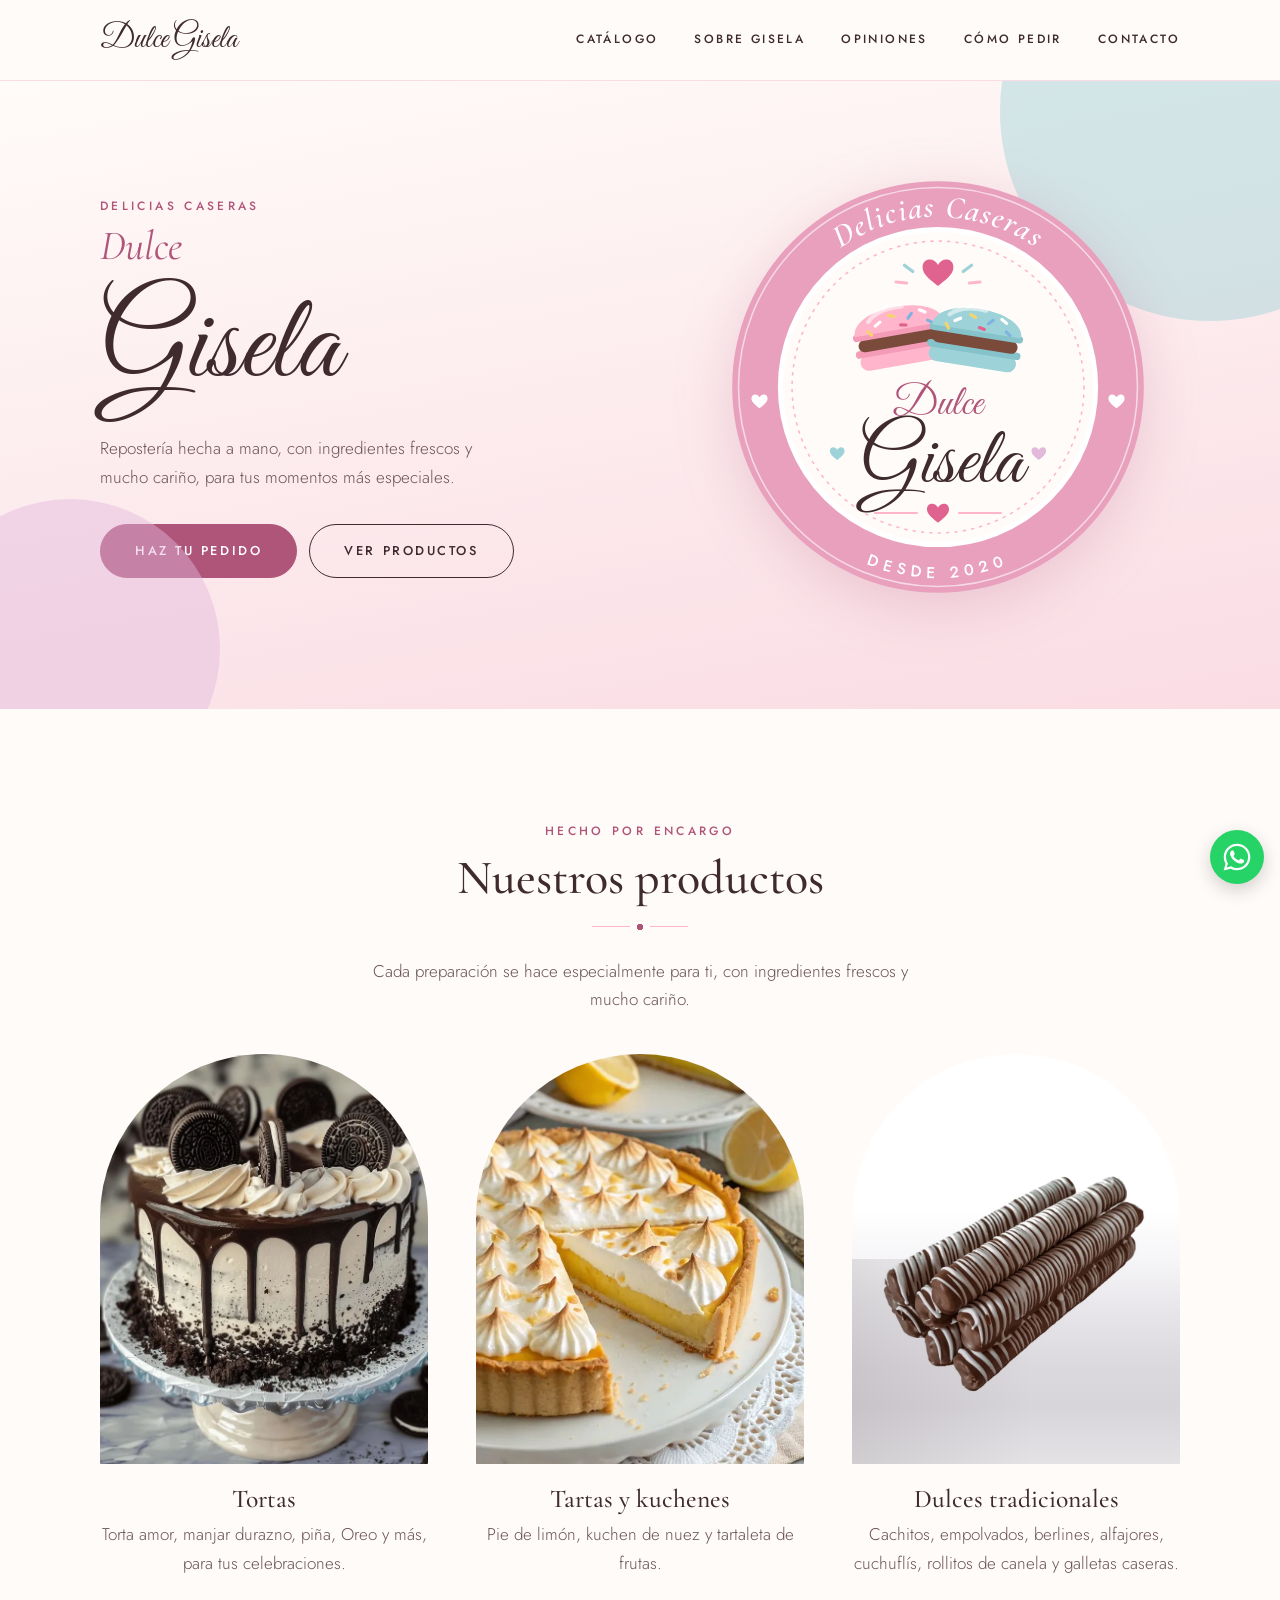
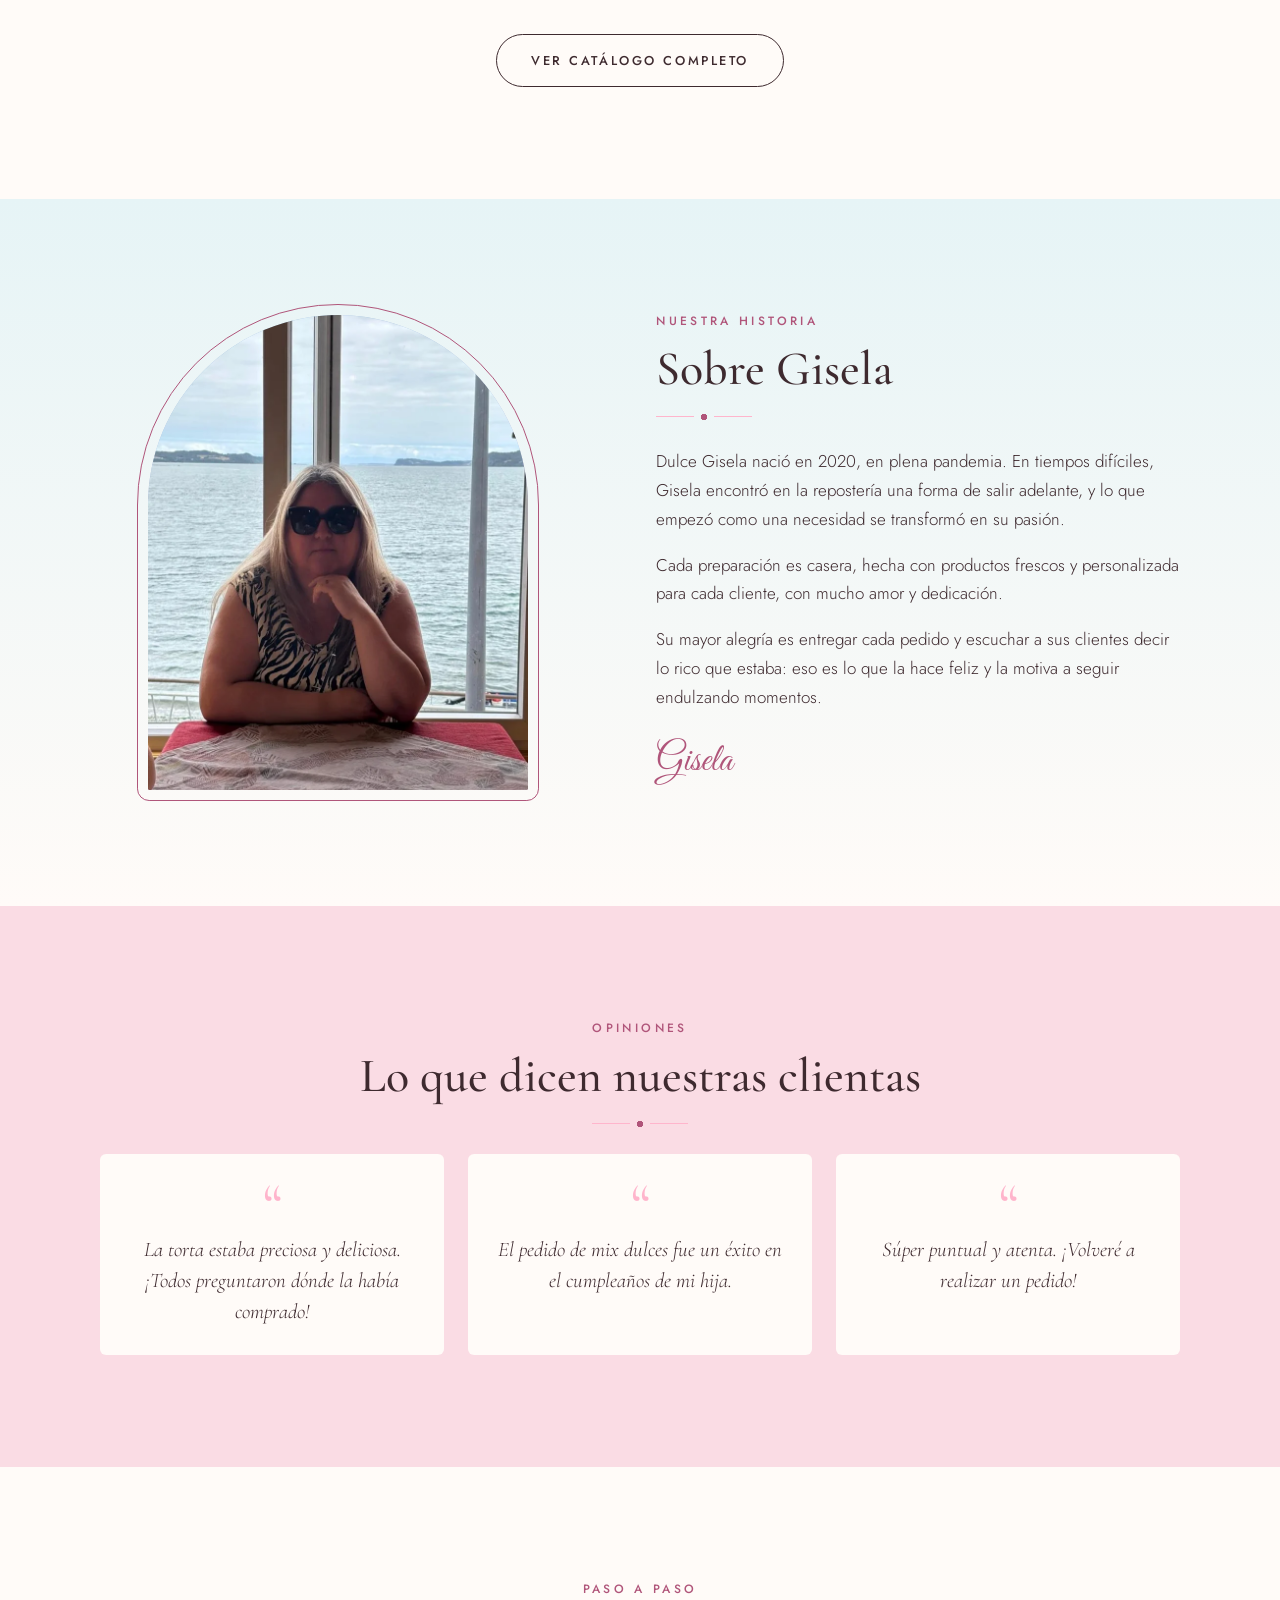
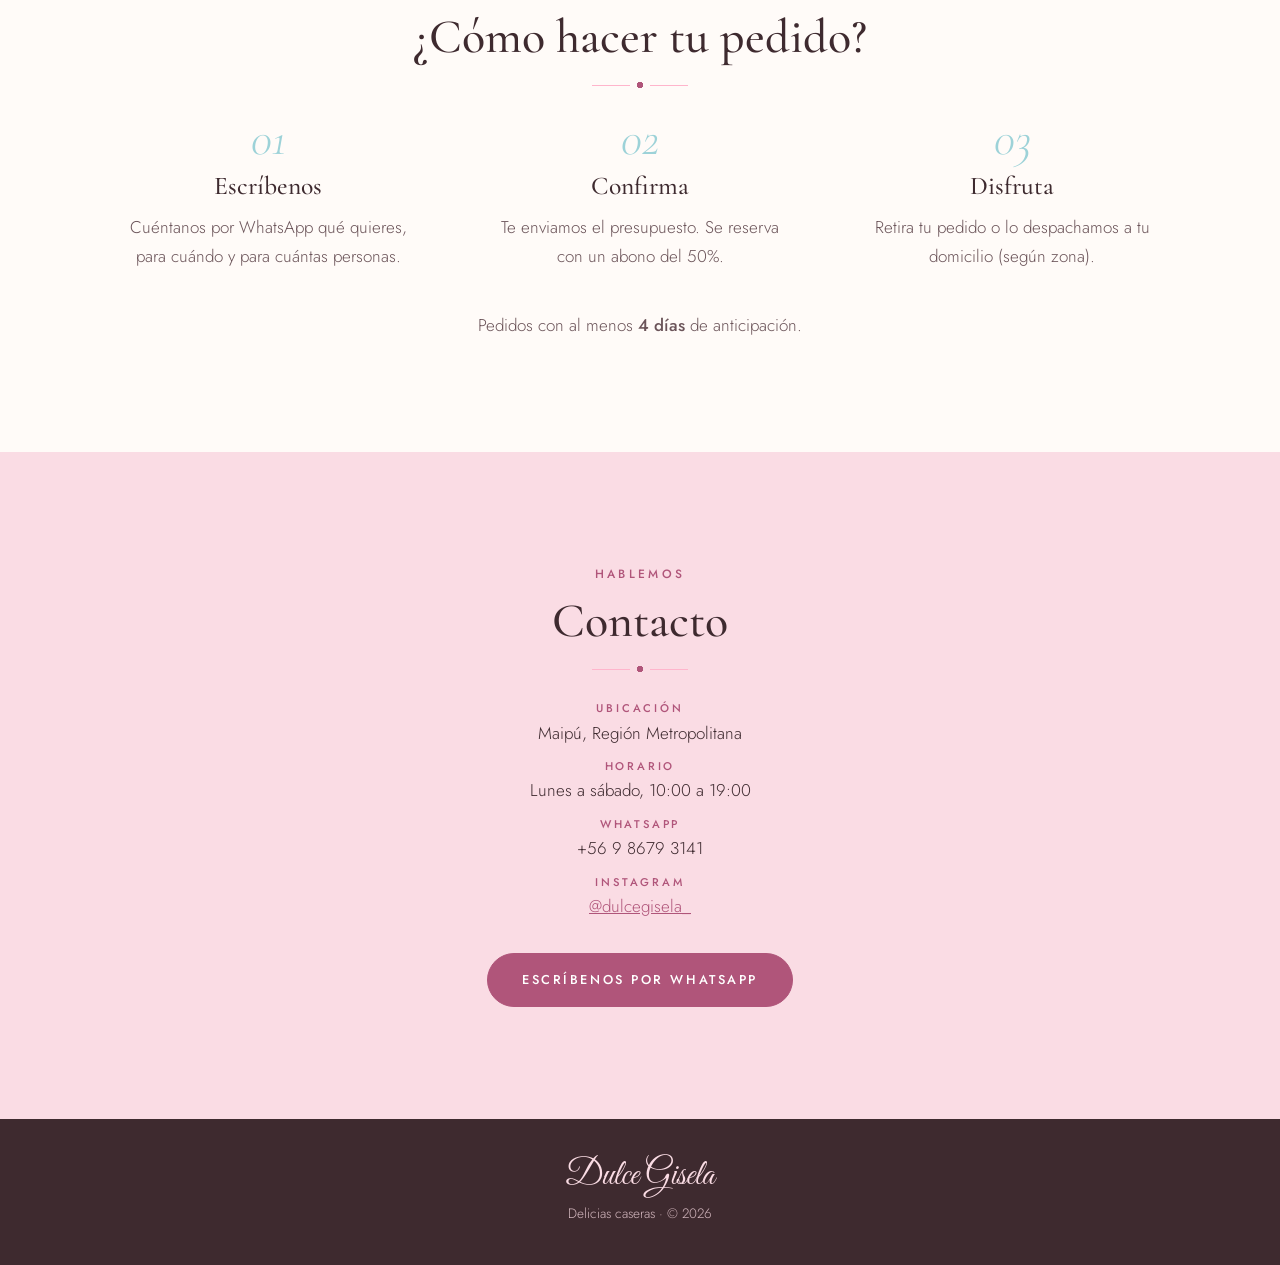
<file: index.html>
<!DOCTYPE html>
<html lang="es">
<head>
  <meta charset="UTF-8">
  <meta name="viewport" content="width=device-width, initial-scale=1.0">

  <!-- SEO: esto es lo que Google muestra en los resultados. -->
  <title>Dulce Gisela | Repostería casera en Maipú</title>
  <meta name="description" content="Repostería casera en Maipú, Región Metropolitana. Tortas, kuchenes, galletas, berlines, cachitos, empolvados y alfajores, con productos frescos, personalizados y hechos con amor. Pedidos por WhatsApp.">
  <meta name="keywords" content="repostería Maipú, tortas Maipú, kuchen Maipú, cachitos, empolvados, alfajores, repostería casera Santiago">
  <meta name="theme-color" content="#FADCE4">

  <!-- Vista previa al compartir el link por WhatsApp/Instagram -->
  <meta property="og:title" content="Dulce Gisela | Delicias caseras">
  <meta property="og:description" content="Tortas, galletas y dulces caseros hechos con amor. ¡Haz tu pedido!">
  <meta property="og:type" content="website">
  <meta property="og:url" content="https://dulcegisela.cl/">
  <meta property="og:image" content="https://dulcegisela.cl/img/compartir.jpg">
  <meta property="og:locale" content="es_CL">

  <!-- Dirección oficial de esta página (para Google) -->
  <link rel="canonical" href="https://dulcegisela.cl/">

  <!-- Datos del negocio para Google (nombre, rubro, comuna, contacto) -->
  <script type="application/ld+json">
  {
    "@context": "https://schema.org",
    "@type": "Bakery",
    "name": "Dulce Gisela",
    "alternateName": "Dulce Gisela Delicias Caseras",
    "description": "Repostería casera en Maipú: tortas, kuchenes, galletas, cachitos, empolvados y alfajores, con productos frescos y personalizados.",
    "url": "https://dulcegisela.cl/",
    "logo": "https://dulcegisela.cl/img/logo.svg",
    "image": "https://dulcegisela.cl/img/compartir.jpg",
    "telephone": "+56986793141",
    "priceRange": "$",
    "foundingDate": "2020",
    "address": {
      "@type": "PostalAddress",
      "addressLocality": "Maipú",
      "addressRegion": "Región Metropolitana",
      "addressCountry": "CL"
    },
    "areaServed": "Maipú, Región Metropolitana",
    "openingHoursSpecification": {
      "@type": "OpeningHoursSpecification",
      "dayOfWeek": ["Monday", "Tuesday", "Wednesday", "Thursday", "Friday", "Saturday"],
      "opens": "10:00",
      "closes": "19:00"
    },
    "sameAs": ["https://instagram.com/dulcegisela_"]
  }
  </script>

  <!-- Tipografías -->
  <link rel="preconnect" href="https://fonts.googleapis.com">
  <link rel="preconnect" href="https://fonts.gstatic.com" crossorigin>
  <link href="https://fonts.googleapis.com/css2?family=Cormorant+Garamond:ital,wght@0,400;0,500;1,400;1,600&family=Great+Vibes&family=Jost:wght@300;400;500&display=swap" rel="stylesheet">

  <link rel="icon" href="img/favicon.svg" type="image/svg+xml">
  <link rel="stylesheet" href="css/styles.css?v=3">
</head>
<body>

  <!-- ========== ENCABEZADO ========== -->
  <header class="encabezado">
    <div class="contenedor">
      <div class="encabezado__barra">
        <span class="logo">Dulce Gisela</span>
        <button class="menu-boton" id="menu-boton" aria-label="Abrir menú" aria-expanded="false" aria-controls="menu">☰</button>
      </div>
      <nav>
        <ul class="menu" id="menu">
          <li><a href="productos.html">Catálogo</a></li>
          <li><a href="#sobre">Sobre Gisela</a></li>
          <li><a href="#testimonios">Opiniones</a></li>
          <li><a href="#como-pedir">Cómo pedir</a></li>
          <li><a href="#contacto">Contacto</a></li>
        </ul>
      </nav>
    </div>
  </header>

  <main>

    <!-- ========== PORTADA ========== -->
    <section class="portada" id="inicio">
      <div class="contenedor portada__contenido">
        <div class="portada__texto">
          <span class="etiqueta">Delicias caseras</span>
          <h1>
            <span class="portada__marca-1">Dulce</span>
            <span class="portada__marca-2">Gisela</span>
          </h1>
          <p>Repostería hecha a mano, con ingredientes frescos y mucho cariño, para tus momentos más especiales.</p>
          <div class="portada__botones">
            <a class="boton" href="https://wa.me/56986793141?text=%C2%A1Hola%20Gisela%21%20%F0%9F%91%8B%20Quiero%20hacer%20un%20pedido%20%F0%9F%A7%81" target="_blank" rel="noopener">Haz tu pedido</a>
            <a class="boton boton--borde" href="#productos">Ver productos</a>
          </div>
        </div>
        <!-- Logo de Dulce Gisela (copia de img/logo.svg dentro de la página para que use las mismas letras) -->
        <svg xmlns="http://www.w3.org/2000/svg" viewBox="0 0 400 400" class="portada__logo" role="img" aria-label="Logo Dulce Gisela, delicias caseras">
          <style>
            .arco-arriba { font-family: 'Cormorant Garamond', Georgia, serif; font-style: italic; font-weight: 600; font-size: 30px; letter-spacing: 1.5px; fill: #FFFFFF; }
            .arco-abajo { font-family: 'Jost', sans-serif; font-weight: 500; font-size: 15px; letter-spacing: 5px; fill: #FFFFFF; }
            .dulce { font-family: 'Great Vibes', cursive; font-size: 40px; fill: #B0557A; }
            .gisela { font-family: 'Great Vibes', cursive; font-size: 78px; fill: #3E2A2F; }
          </style>

          <defs>
            <!-- Recorridos curvos para los textos del anillo -->
            <path id="arcoArriba" d="M 38,200 A 162,162 0 0 1 362,200" fill="none"/>
            <path id="arcoAbajo" d="M 18,200 A 182,182 0 0 0 382,200" fill="none"/>

            <!-- Corazón (centrado en 0,0) -->
            <path id="corazon" d="M0,-4 C-3,-11 -14,-11 -14,-2 C-14,5 -6,10 0,15 C6,10 14,5 14,-2 C14,-11 3,-11 0,-4 Z"/>

            <!-- Macaron (centrado en 0,0). Colores con variables por grupo -->
            <g id="macaron">
              <!-- tapa de abajo -->
              <rect x="-42" y="13" width="84" height="16" rx="8" style="fill: var(--tapa)"/>
              <rect x="-45" y="9" width="90" height="7" rx="3.5" style="fill: var(--pie)"/>
              <!-- relleno -->
              <rect x="-41" y="-1" width="82" height="12" rx="6" fill="#7A4A3A"/>
              <!-- tapa de arriba -->
              <rect x="-45" y="-7" width="90" height="7" rx="3.5" style="fill: var(--pie)"/>
              <path d="M-43,-5 C-43,-34 43,-34 43,-5 Z" style="fill: var(--tapa)"/>
              <!-- brillo -->
              <path d="M-28,-17 C-20,-25 -6,-27 6,-26" stroke="#FFFFFF" stroke-opacity="0.55" stroke-width="4" stroke-linecap="round" fill="none"/>
              <!-- chispitas -->
              <g stroke-width="3" stroke-linecap="round">
                <line x1="-22" y1="-12" x2="-17" y2="-15" stroke="#FFFFFF"/>
                <line x1="-8" y1="-20" x2="-3" y2="-18" stroke="#F7D46B"/>
                <line x1="10" y1="-14" x2="14" y2="-18" stroke="#7FB3E0"/>
                <line x1="22" y1="-20" x2="27" y2="-17" stroke="#FFFFFF"/>
                <line x1="-30" y1="-8" x2="-27" y2="-4" stroke="#F7D46B"/>
                <line x1="2" y1="-9" x2="7" y2="-8" stroke="#E0628F"/>
                <line x1="28" y1="-9" x2="32" y2="-6" stroke="#7FB3E0"/>
                <line x1="-12" y1="-27" x2="-8" y2="-29" stroke="#FFFFFF"/>
              </g>
            </g>
          </defs>

          <!-- Anillo exterior rosado -->
          <circle cx="200" cy="200" r="196" fill="#E8A0BC"/>
          <circle cx="200" cy="200" r="190" fill="none" stroke="#FFFFFF" stroke-opacity="0.6" stroke-width="1.5"/>

          <!-- Círculo interior -->
          <circle cx="200" cy="200" r="150" fill="#FFFBF8" stroke="#FFFFFF" stroke-width="5"/>
          <circle cx="200" cy="200" r="139" fill="none" stroke="#FFB5CC" stroke-width="1.5" stroke-dasharray="2 6" stroke-linecap="round"/>

          <!-- Textos del anillo -->
          <text class="arco-arriba"><textPath href="#arcoArriba" startOffset="50%" text-anchor="middle">Delicias Caseras</textPath></text>
          <text class="arco-abajo"><textPath href="#arcoAbajo" startOffset="50%" text-anchor="middle">DESDE 2020</textPath></text>

          <!-- Corazoncitos blancos en el anillo, a los lados -->
          <use href="#corazon" transform="translate(30,212) scale(0.55)" fill="#FFFFFF"/>
          <use href="#corazon" transform="translate(370,212) scale(0.55)" fill="#FFFFFF"/>

          <!-- Corazón principal -->
          <use href="#corazon" transform="translate(200,88) scale(1.05)" fill="#E0628F"/>
          <!-- Rayitas decorativas junto al corazón -->
          <g stroke="#9DD2D8" stroke-width="3" stroke-linecap="round">
            <line x1="168" y1="84" x2="176" y2="90"/>
            <line x1="232" y1="84" x2="224" y2="90"/>
          </g>
          <g stroke="#FFB5CC" stroke-width="3" stroke-linecap="round">
            <line x1="160" y1="100" x2="170" y2="101"/>
            <line x1="240" y1="100" x2="230" y2="101"/>
          </g>

          <!-- Macarons -->
          <g transform="translate(164,150) rotate(-10)" style="--tapa:#FFB5CC; --pie:#F49BB8">
            <use href="#macaron"/>
          </g>
          <g transform="translate(236,152) rotate(9)" style="--tapa:#9DD2D8; --pie:#86C2CA">
            <use href="#macaron"/>
          </g>

          <!-- Nombre -->
          <text class="dulce" x="200" y="226" text-anchor="middle">Dulce</text>
          <text class="gisela" x="203" y="290" text-anchor="middle">Gisela</text>

          <!-- Corazoncitos inferiores -->
          <use href="#corazon" transform="translate(200,318) scale(0.75)" fill="#E0628F"/>
          <g stroke="#FFB5CC" stroke-width="2" stroke-linecap="round">
            <line x1="140" y1="320" x2="180" y2="320"/>
            <line x1="220" y1="320" x2="260" y2="320"/>
          </g>
          <use href="#corazon" transform="translate(104,262) scale(0.5)" fill="#9DD2D8"/>
          <use href="#corazon" transform="translate(296,262) scale(0.5)" fill="#E2B9DB"/>
        </svg>
      </div>
    </section>

    <!-- ========== PRODUCTOS ========== -->
    <section class="seccion" id="productos">
      <div class="contenedor">
        <span class="etiqueta">Hecho por encargo</span>
        <h2>Nuestros productos</h2>
        <p class="seccion__intro">Cada preparación se hace especialmente para ti, con ingredientes frescos y mucho cariño.</p>

        <div class="productos">
          <!-- Para agregar una foto real, cambia el <div class="producto__foto" ...></div>
               por: <div class="producto__marco"><img class="producto__foto producto__foto--contener" src="img/foto.webp" alt="descripción" loading="lazy"></div> -->
          <article class="producto">
            <div class="producto__marco"><img class="producto__foto" src="img/torta-oreo.webp" alt="Torta de Oreo" loading="lazy"></div>
            <h3>Tortas</h3>
            <p>Torta amor, manjar durazno, piña, Oreo y más, para tus celebraciones.</p>
          </article>

          <article class="producto">
            <div class="producto__marco"><img class="producto__foto" style="object-position: center 62%;" src="img/pie-de-limon.webp" alt="Pie de limón con merengue" loading="lazy"></div>
            <h3>Tartas y kuchenes</h3>
            <p>Pie de limón, kuchen de nuez y tartaleta de frutas.</p>
          </article>

          <article class="producto">
            <div class="producto__marco"><img class="producto__foto producto__foto--contener" src="img/cuchuflis.webp" alt="Cuchuflís bañados en chocolate" loading="lazy"></div>
            <h3>Dulces tradicionales</h3>
            <p>Cachitos, empolvados, berlines, alfajores, cuchuflís, rollitos de canela y galletas caseras.</p>
          </article>
        </div>

        <div class="centrado">
          <a class="boton boton--borde" href="productos.html">Ver catálogo completo</a>
        </div>
      </div>
    </section>

    <!-- ========== SOBRE GISELA ========== -->
    <section class="seccion seccion--turquesa" id="sobre">
      <div class="contenedor sobre">
        <img class="sobre__foto" style="object-position: center 35%;" src="img/gisela.webp" alt="Gisela, creadora de Dulce Gisela" loading="lazy">
        <div>
          <span class="etiqueta">Nuestra historia</span>
          <h2>Sobre Gisela</h2>
          <p>Dulce Gisela nació en 2020, en plena pandemia. En tiempos difíciles, Gisela encontró en la repostería una forma de salir adelante, y lo que empezó como una necesidad se transformó en su pasión.</p>
          <p>Cada preparación es casera, hecha con productos frescos y personalizada para cada cliente, con mucho amor y dedicación.</p>
          <p>Su mayor alegría es entregar cada pedido y escuchar a sus clientes decir lo rico que estaba: eso es lo que la hace feliz y la motiva a seguir endulzando momentos.</p>
          <p class="sobre__firma">Gisela</p>
        </div>
      </div>
    </section>

    <!-- ========== TESTIMONIOS ========== -->
    <section class="seccion seccion--rosa" id="testimonios">
      <div class="contenedor">
        <span class="etiqueta">Opiniones</span>
        <h2>Lo que dicen nuestras clientas</h2>
        <div class="testimonios">
          <blockquote class="testimonio">
            <p>La torta estaba preciosa y deliciosa. ¡Todos preguntaron dónde la había comprado!</p>
          </blockquote>
          <blockquote class="testimonio">
            <p>El pedido de mix dulces fue un éxito en el cumpleaños de mi hija.</p>
          </blockquote>
          <blockquote class="testimonio">
            <p>Súper puntual y atenta. ¡Volveré a realizar un pedido!</p>
          </blockquote>
        </div>
      </div>
    </section>

    <!-- ========== CÓMO PEDIR ========== -->
    <section class="seccion" id="como-pedir">
      <div class="contenedor">
        <span class="etiqueta">Paso a paso</span>
        <h2>¿Cómo hacer tu pedido?</h2>
        <ol class="pasos">
          <li class="paso">
            <h3>Escríbenos</h3>
            <p>Cuéntanos por WhatsApp qué quieres, para cuándo y para cuántas personas.</p>
          </li>
          <li class="paso">
            <h3>Confirma</h3>
            <p>Te enviamos el presupuesto. Se reserva con un abono del 50%.</p>
          </li>
          <li class="paso">
            <h3>Disfruta</h3>
            <p>Retira tu pedido o lo despachamos a tu domicilio (según zona).</p>
          </li>
        </ol>
        <p class="nota">Pedidos con al menos <strong>4 días</strong> de anticipación.</p>
      </div>
    </section>

    <!-- ========== CONTACTO ========== -->
    <section class="seccion seccion--rosa contacto" id="contacto">
      <div class="contenedor">
        <span class="etiqueta">Hablemos</span>
        <h2>Contacto</h2>
        <ul class="contacto__datos">
          <li><span>Ubicación</span>Maipú, Región Metropolitana</li>
          <li><span>Horario</span>Lunes a sábado, 10:00 a 19:00</li>
          <li><span>WhatsApp</span>+56 9 8679 3141</li>
          <li><span>Instagram</span><a href="https://instagram.com/dulcegisela_" target="_blank" rel="noopener">@dulcegisela_</a></li>
        </ul>
        <a class="boton" href="https://wa.me/56986793141?text=%C2%A1Hola%20Gisela%21%20%F0%9F%91%8B%20Quiero%20hacer%20un%20pedido%20%F0%9F%A7%81" target="_blank" rel="noopener">Escríbenos por WhatsApp</a>
      </div>
    </section>

  </main>

  <!-- ========== PIE ========== -->
  <footer class="pie">
    <div class="contenedor">
      <span class="logo">Dulce Gisela</span>
      <p>Delicias caseras · © <span id="anio"></span></p>
    </div>
  </footer>

  <!-- Botón flotante de WhatsApp (siempre visible) -->
  <a class="whatsapp-flotante" href="https://wa.me/56986793141?text=%C2%A1Hola%20Gisela%21%20%F0%9F%91%8B%20Quiero%20hacer%20un%20pedido%20%F0%9F%A7%81" target="_blank" rel="noopener" aria-label="Escribir por WhatsApp">
    <svg viewBox="0 0 24 24" aria-hidden="true"><path d="M17.47 14.38c-.3-.15-1.75-.86-2.02-.96-.27-.1-.47-.15-.67.15-.2.3-.77.96-.94 1.16-.17.2-.35.22-.64.07-.3-.15-1.26-.46-2.39-1.47-.88-.79-1.48-1.76-1.65-2.06-.17-.3-.02-.46.13-.6.13-.13.3-.35.45-.52.15-.17.2-.3.3-.5.1-.2.05-.37-.02-.52-.07-.15-.67-1.61-.92-2.2-.24-.58-.49-.5-.67-.51h-.57c-.2 0-.52.07-.79.37-.27.3-1.04 1.02-1.04 2.48s1.07 2.88 1.21 3.08c.15.2 2.1 3.2 5.08 4.49.71.31 1.26.49 1.69.63.71.22 1.36.19 1.87.12.57-.09 1.75-.72 2-1.41.25-.69.25-1.29.17-1.41-.07-.12-.27-.2-.57-.35zM12.04 21.5h-.01a9.45 9.45 0 0 1-4.82-1.32l-.35-.21-3.58.94.96-3.49-.23-.36a9.43 9.43 0 0 1-1.45-5.03c0-5.22 4.25-9.47 9.48-9.47 2.53 0 4.91.99 6.7 2.78a9.42 9.42 0 0 1 2.77 6.7c0 5.23-4.25 9.46-9.47 9.46zm8.06-17.53A11.32 11.32 0 0 0 12.04.63C5.76.63.65 5.74.65 12.02c0 2 .52 3.96 1.52 5.69L.55 23.6l6.04-1.58a11.37 11.37 0 0 0 5.44 1.39h.01c6.28 0 11.39-5.11 11.39-11.39 0-3.04-1.18-5.9-3.33-8.05z"/></svg>
  </a>

  <script src="js/main.js?v=4"></script>
</body>
</html>
</file>
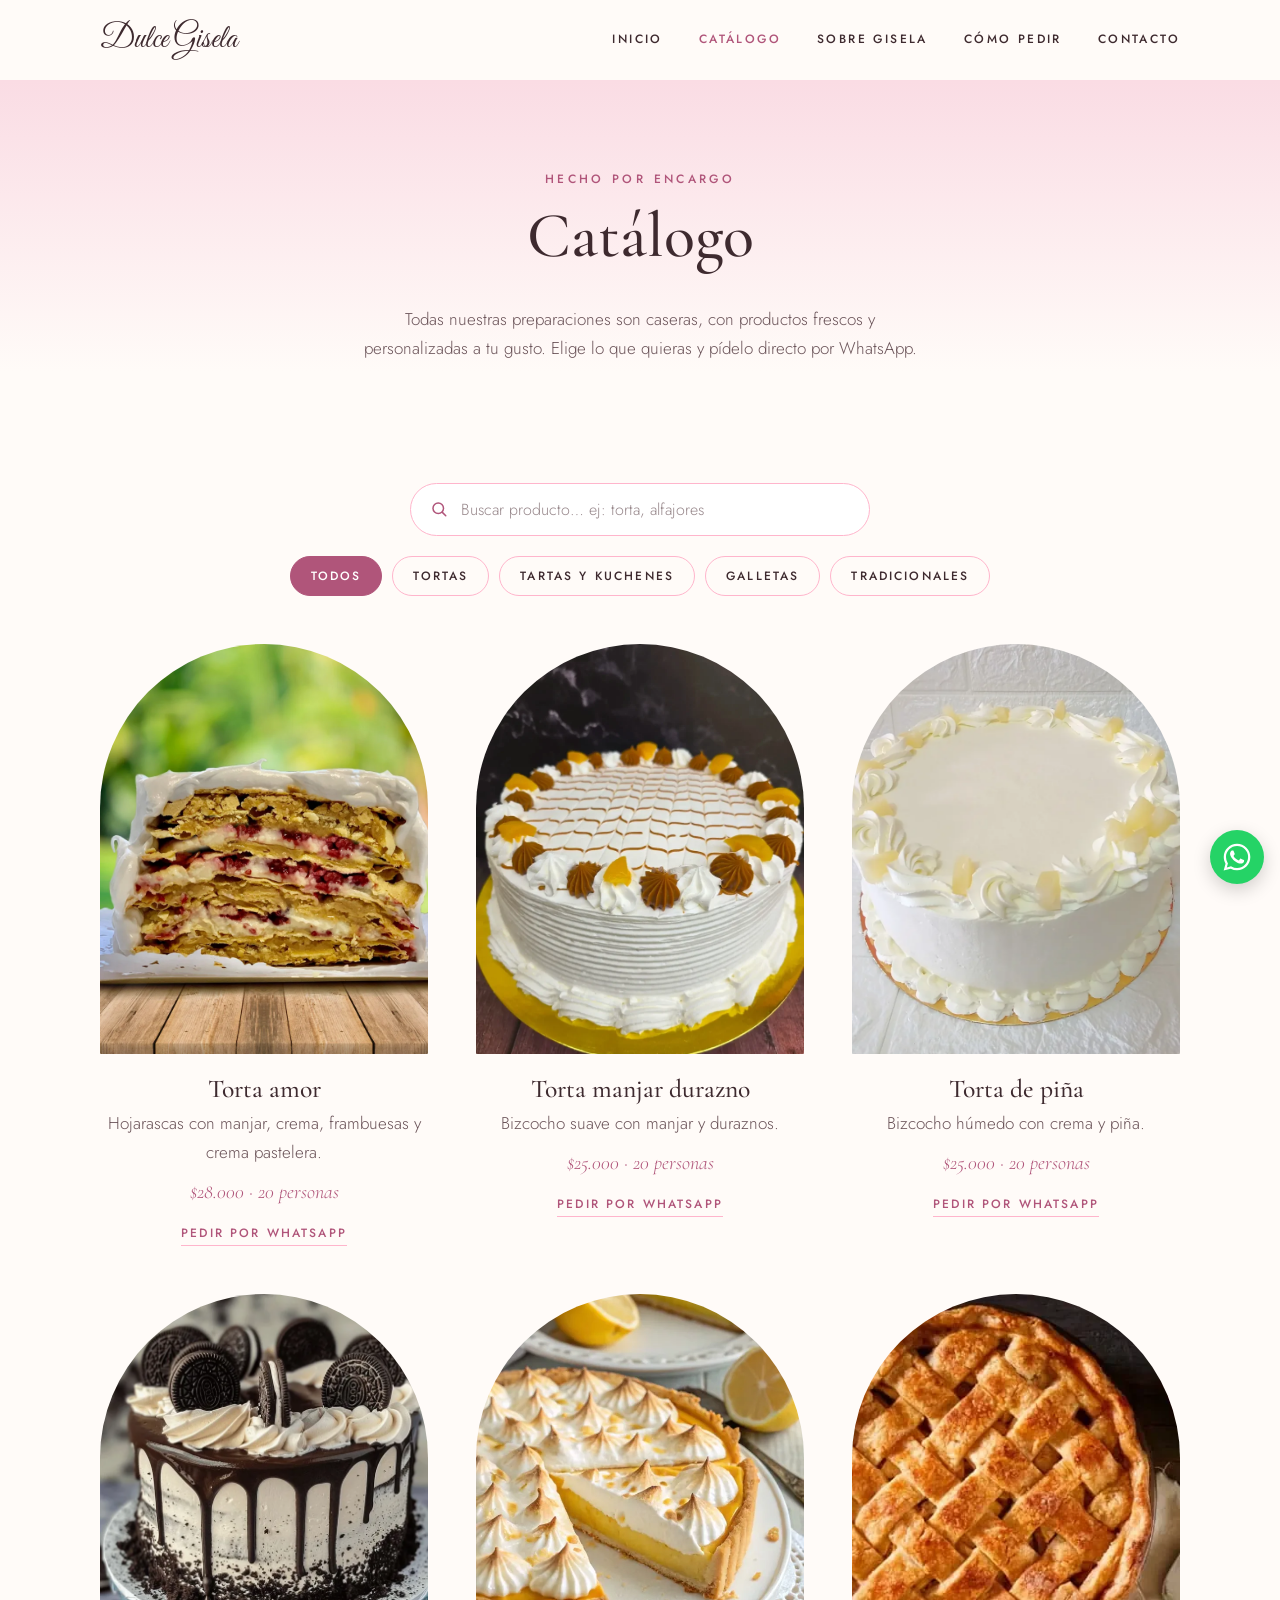
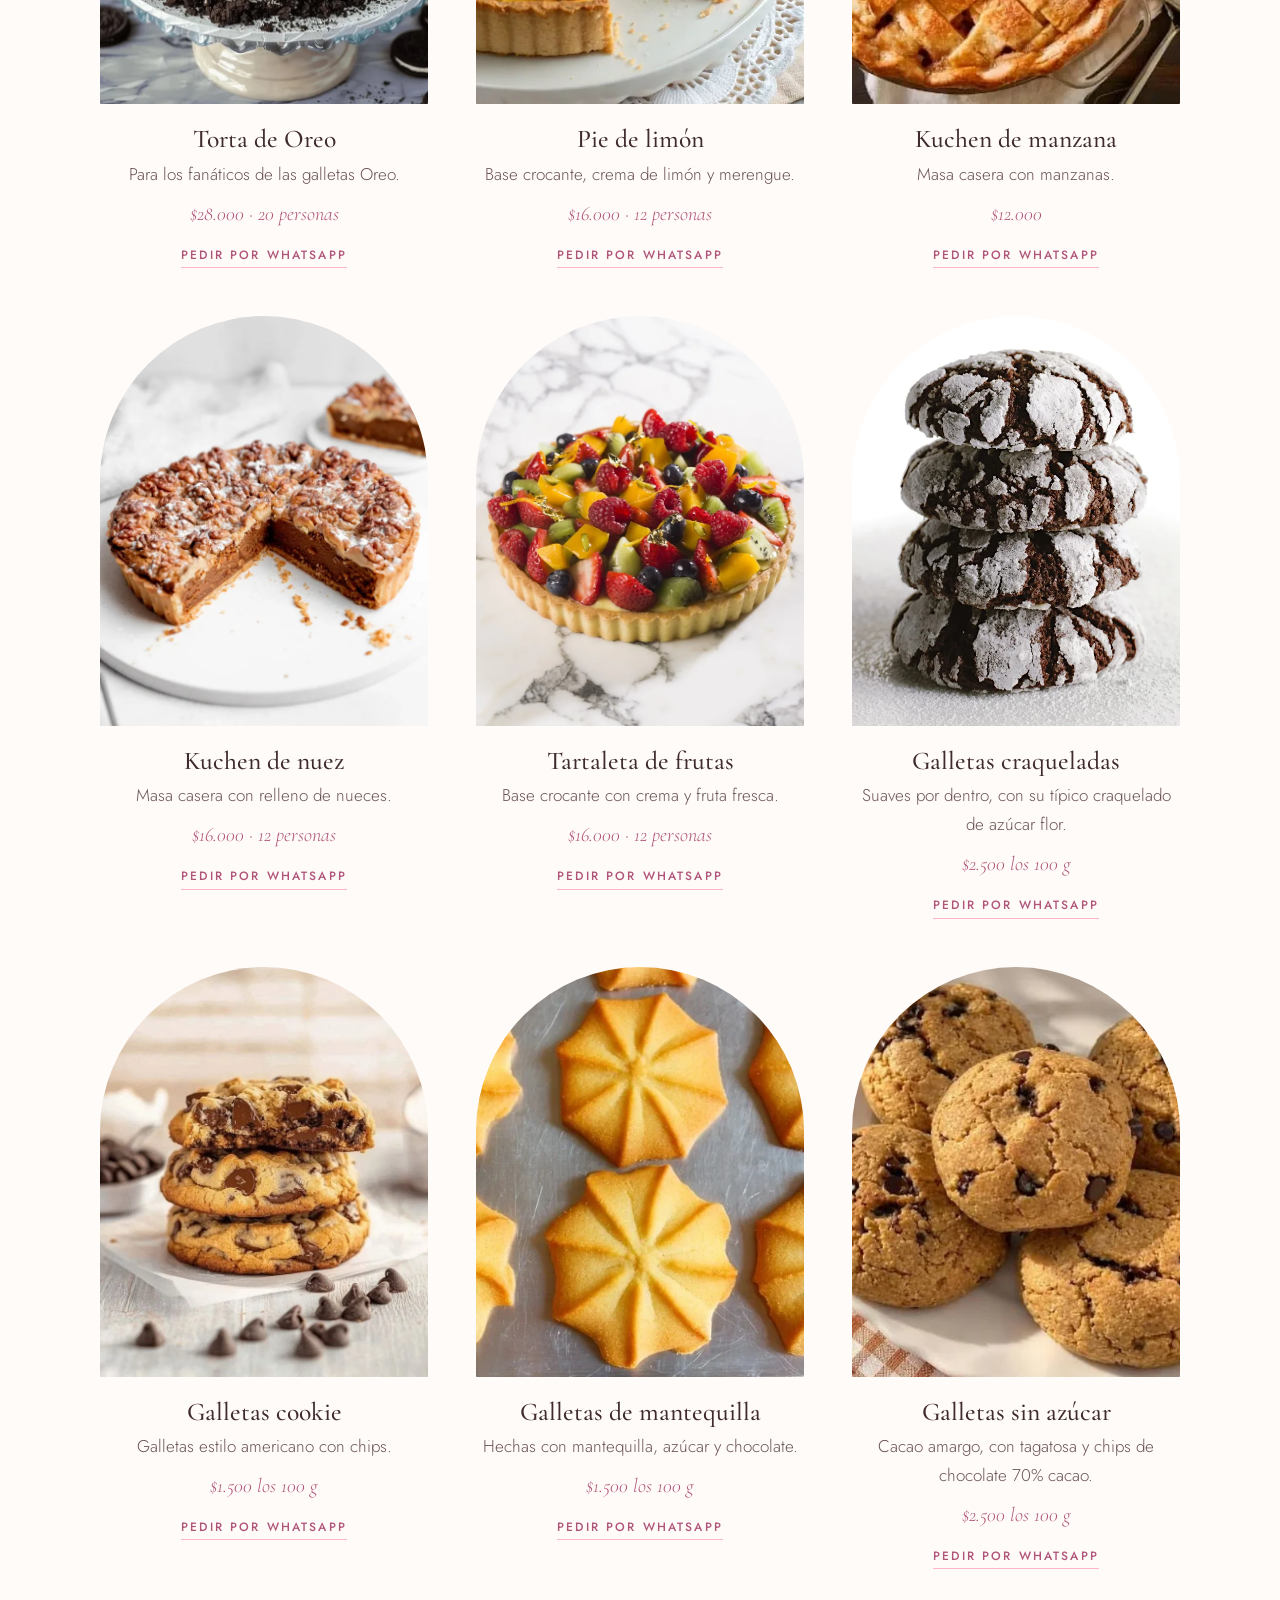
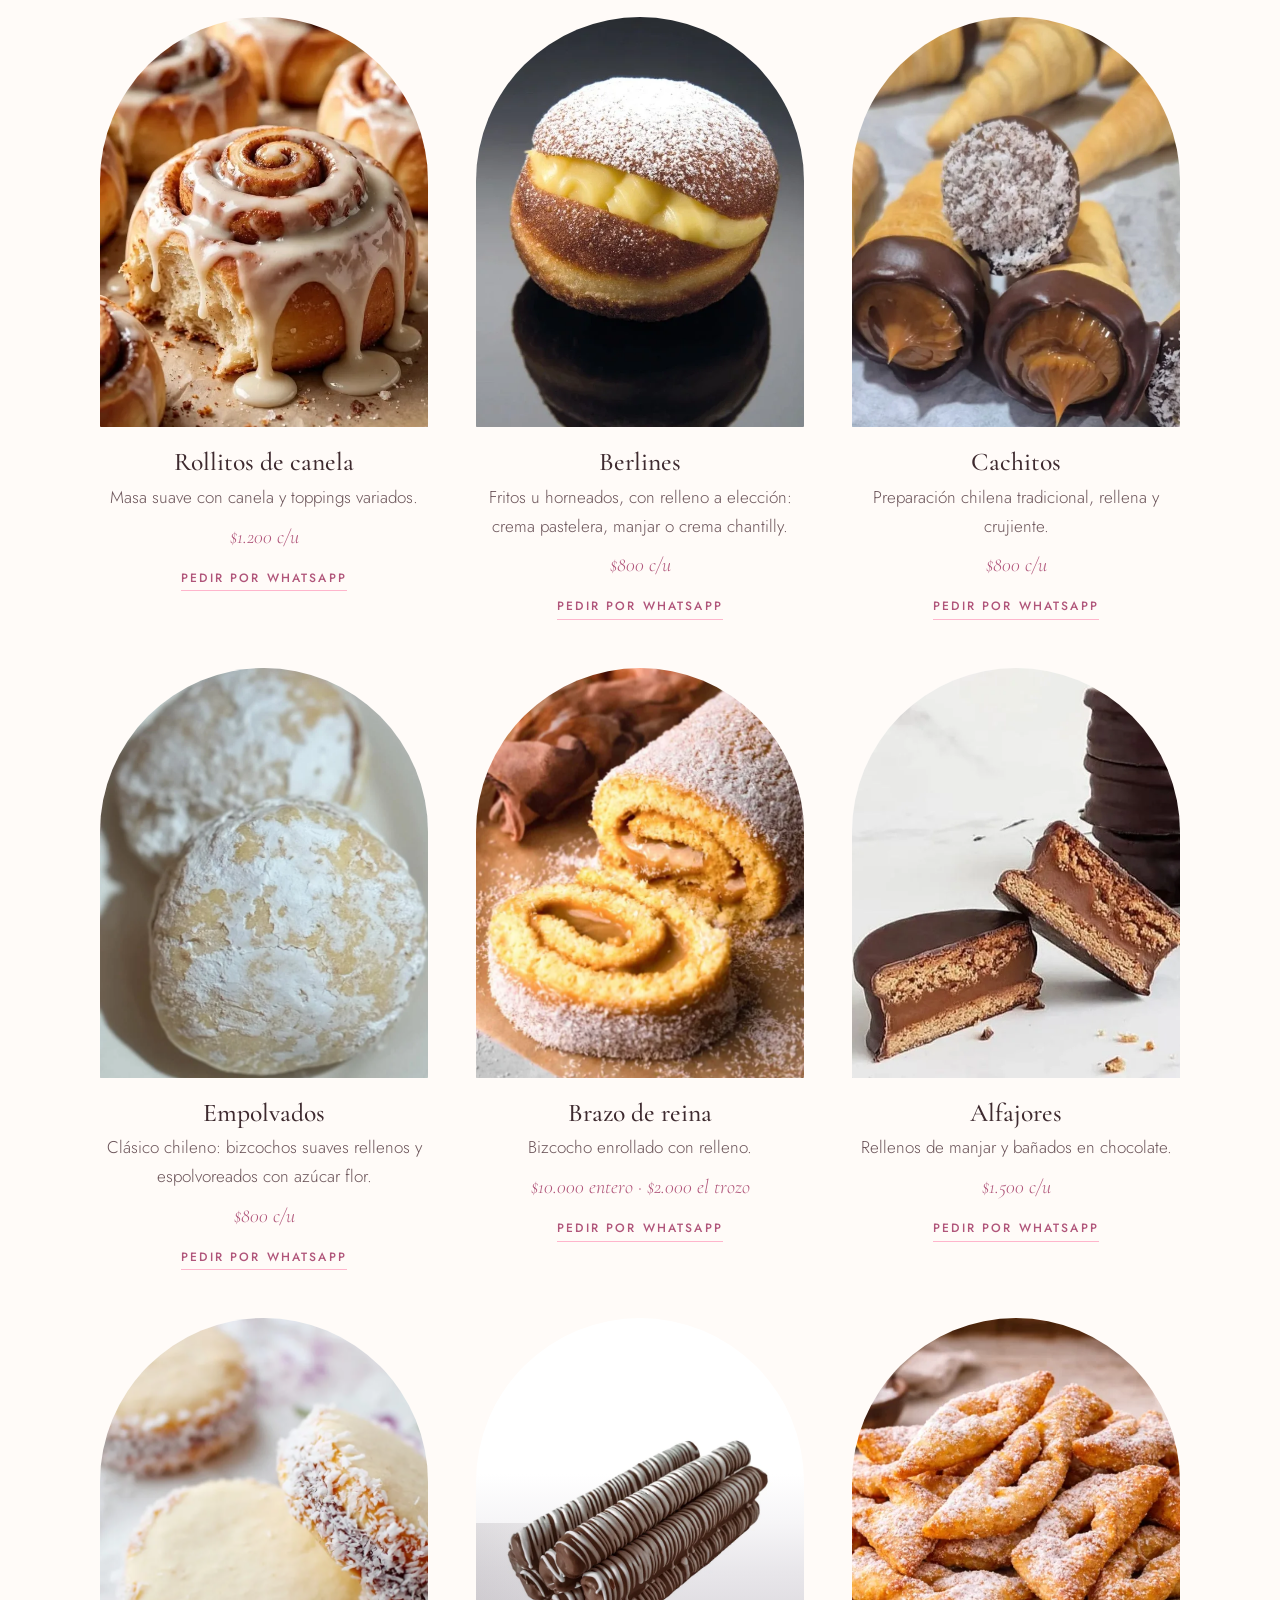
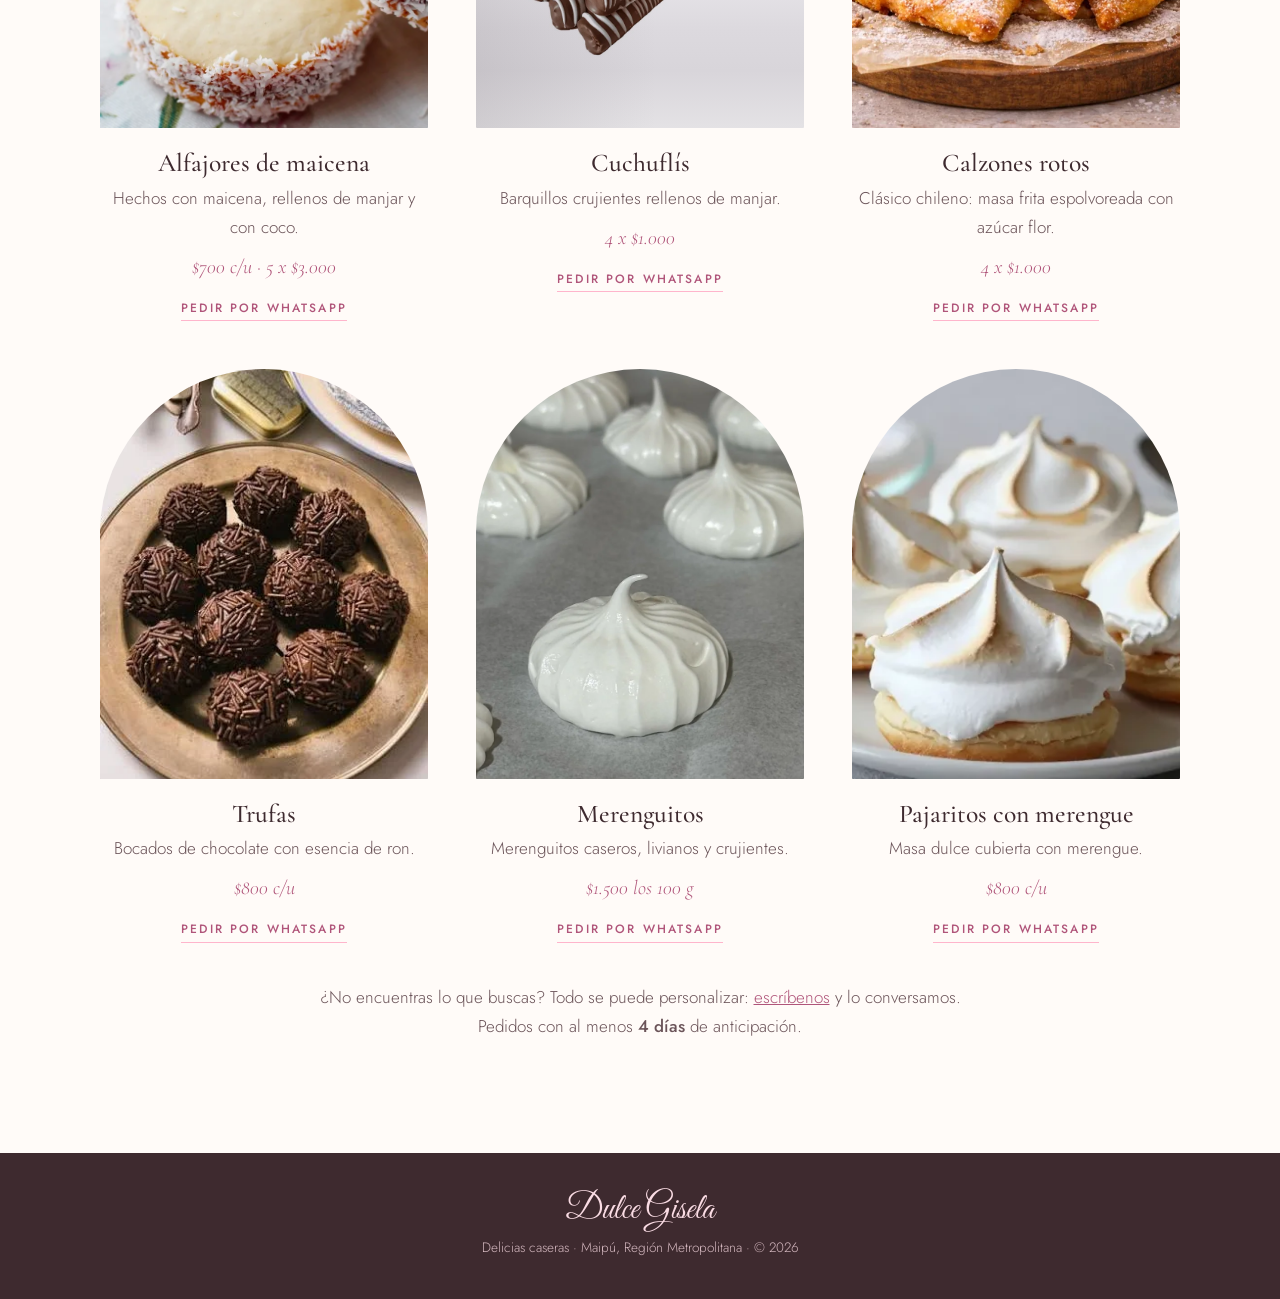
<file: productos.html>
<!DOCTYPE html>
<html lang="es">
<head>
  <meta charset="UTF-8">
  <meta name="viewport" content="width=device-width, initial-scale=1.0">

  <title>Catálogo | Dulce Gisela, repostería casera en Maipú</title>
  <meta name="description" content="Catálogo de Dulce Gisela: tortas, kuchenes, galletas, berlines, cachitos, empolvados, alfajores y más. Repostería casera y personalizada en Maipú. Pide por WhatsApp.">
  <meta name="theme-color" content="#FADCE4">

  <!-- Vista previa al compartir el link y dirección oficial -->
  <meta property="og:title" content="Catálogo | Dulce Gisela">
  <meta property="og:description" content="Tortas, kuchenes, galletas, berlines, cachitos, empolvados y más. ¡Pide por WhatsApp!">
  <meta property="og:type" content="website">
  <meta property="og:url" content="https://dulcegisela.cl/productos.html">
  <meta property="og:image" content="https://dulcegisela.cl/img/compartir.jpg">
  <meta property="og:locale" content="es_CL">
  <link rel="canonical" href="https://dulcegisela.cl/productos.html">

  <link rel="preconnect" href="https://fonts.googleapis.com">
  <link rel="preconnect" href="https://fonts.gstatic.com" crossorigin>
  <link href="https://fonts.googleapis.com/css2?family=Cormorant+Garamond:ital,wght@0,400;0,500;1,400;1,600&family=Great+Vibes&family=Jost:wght@300;400;500&display=swap" rel="stylesheet">

  <link rel="icon" href="img/favicon.svg" type="image/svg+xml">
  <link rel="stylesheet" href="css/styles.css?v=3">
</head>
<body>

  <!-- ========== ENCABEZADO ========== -->
  <header class="encabezado">
    <div class="contenedor">
      <div class="encabezado__barra">
        <span class="logo">Dulce Gisela</span>
        <button class="menu-boton" id="menu-boton" aria-label="Abrir menú" aria-expanded="false" aria-controls="menu">☰</button>
      </div>
      <nav>
        <ul class="menu" id="menu">
          <li><a href="index.html">Inicio</a></li>
          <li><a href="productos.html" aria-current="page">Catálogo</a></li>
          <li><a href="index.html#sobre">Sobre Gisela</a></li>
          <li><a href="index.html#como-pedir">Cómo pedir</a></li>
          <li><a href="index.html#contacto">Contacto</a></li>
        </ul>
      </nav>
    </div>
  </header>

  <main>

    <!-- ========== TÍTULO DE LA PÁGINA ========== -->
    <section class="pagina-titulo">
      <div class="contenedor">
        <span class="etiqueta">Hecho por encargo</span>
        <h1>Catálogo</h1>
        <p class="seccion__intro">Todas nuestras preparaciones son caseras, con productos frescos y personalizadas a tu gusto. Elige lo que quieras y pídelo directo por WhatsApp.</p>
      </div>
    </section>

    <section class="seccion seccion--catalogo">
      <div class="contenedor">

        <!-- Filtros por categoría.
             El valor de data-filtro debe coincidir con data-categoria de cada producto. -->
        <!-- Buscador por nombre -->
        <div class="buscador">
          <svg class="buscador__icono" viewBox="0 0 24 24" aria-hidden="true"><circle cx="11" cy="11" r="7"/><line x1="16.5" y1="16.5" x2="21" y2="21"/></svg>
          <input type="search" id="buscador" class="buscador__campo" placeholder="Buscar producto… ej: torta, alfajores" aria-label="Buscar producto por nombre" autocomplete="off">
        </div>

        <div class="filtros" role="group" aria-label="Filtrar por categoría">
          <button class="filtro activo" data-filtro="todos">Todos</button>
          <button class="filtro" data-filtro="tortas">Tortas</button>
          <button class="filtro" data-filtro="tartas">Tartas y kuchenes</button>
          <button class="filtro" data-filtro="galletas">Galletas</button>
          <button class="filtro" data-filtro="tradicionales">Tradicionales</button>
        </div>

        <!--
          ===== CÓMO AGREGAR UN PRODUCTO =====
          Copia un <article> completo y cambia:
            - data-categoria: tortas / tartas / galletas / tradicionales
            - data-nombre: el nombre (se usa en el mensaje de WhatsApp)
            - la foto: <div class="producto__marco"><img class="producto__foto producto__foto--contener" src="img/NOMBRE.webp" alt="descripción" loading="lazy"></div>
              (producto__foto--contener muestra la foto completa; quítalo si la foto debe llenar todo el arco)
            - nombre, descripción y precio (cambia "consultar precio" por ej. "desde $15.000")
        -->
        <div class="productos productos--catalogo">

          <article class="producto" data-categoria="tortas" data-nombre="Torta amor">
            <div class="producto__marco"><img class="producto__foto" style="object-position: 50% 50%;" src="img/torta-amor.webp?v=2" alt="Trozo de torta amor con hojarascas, crema y frambuesas" loading="lazy"></div>
            <h3>Torta amor</h3>
            <p>Hojarascas con manjar, crema, frambuesas y crema pastelera.</p>
            <p class="producto__precio">$28.000 · 20 personas</p>
            <a class="producto__pedir" href="#">Pedir por WhatsApp</a>
          </article>

          <article class="producto" data-categoria="tortas" data-nombre="Torta manjar durazno">
            <div class="producto__marco"><img class="producto__foto" style="object-position: 50% 60%;" src="img/torta-manjar-durazno.webp" alt="Torta decorada con manjar y duraznos" loading="lazy"></div>
            <h3>Torta manjar durazno</h3>
            <p>Bizcocho suave con manjar y duraznos.</p>
            <p class="producto__precio">$25.000 · 20 personas</p>
            <a class="producto__pedir" href="#">Pedir por WhatsApp</a>
          </article>

          <article class="producto" data-categoria="tortas" data-nombre="Torta de piña">
            <div class="producto__marco"><img class="producto__foto" src="img/torta-de-pina.webp" alt="Torta de piña con crema y trozos de piña" loading="lazy"></div>
            <h3>Torta de piña</h3>
            <p>Bizcocho húmedo con crema y piña.</p>
            <p class="producto__precio">$25.000 · 20 personas</p>
            <a class="producto__pedir" href="#">Pedir por WhatsApp</a>
          </article>

          <article class="producto" data-categoria="tortas" data-nombre="Torta de Oreo">
            <div class="producto__marco"><img class="producto__foto" src="img/torta-oreo.webp" alt="Torta de Oreo con crema y chocolate" loading="lazy"></div>
            <h3>Torta de Oreo</h3>
            <p>Para los fanáticos de las galletas Oreo.</p>
            <p class="producto__precio">$28.000 · 20 personas</p>
            <a class="producto__pedir" href="#">Pedir por WhatsApp</a>
          </article>

          <article class="producto" data-categoria="tartas" data-nombre="Pie de limón">
            <div class="producto__marco"><img class="producto__foto" style="object-position: center 62%;" src="img/pie-de-limon.webp" alt="Pie de limón con merengue" loading="lazy"></div>
            <h3>Pie de limón</h3>
            <p>Base crocante, crema de limón y merengue.</p>
            <p class="producto__precio">$16.000 · 12 personas</p>
            <a class="producto__pedir" href="#">Pedir por WhatsApp</a>
          </article>

          <article class="producto" data-categoria="tartas" data-nombre="Kuchen de manzana">
            <div class="producto__marco"><img class="producto__foto" style="object-position: center;" src="img/kuchen-de-manzana.webp" alt="Kuchen de manzana con enrejado de masa" loading="lazy"></div>
            <h3>Kuchen de manzana</h3>
            <p>Masa casera con manzanas.</p>
            <p class="producto__precio">$12.000</p>
            <a class="producto__pedir" href="#">Pedir por WhatsApp</a>
          </article>

          <article class="producto" data-categoria="tartas" data-nombre="Kuchen de nuez">
            <div class="producto__marco"><img class="producto__foto" style="object-position: center 60%;" src="img/kuchen-de-nuez.webp" alt="Kuchen de nuez cortado" loading="lazy"></div>
            <h3>Kuchen de nuez</h3>
            <p>Masa casera con relleno de nueces.</p>
            <p class="producto__precio">$16.000 · 12 personas</p>
            <a class="producto__pedir" href="#">Pedir por WhatsApp</a>
          </article>

          <article class="producto" data-categoria="tartas" data-nombre="Tartaleta de frutas">
            <div class="producto__marco"><img class="producto__foto" style="object-position: center 55%;" src="img/tartaleta-de-frutas.webp" alt="Tartaleta con frutas frescas" loading="lazy"></div>
            <h3>Tartaleta de frutas</h3>
            <p>Base crocante con crema y fruta fresca.</p>
            <p class="producto__precio">$16.000 · 12 personas</p>
            <a class="producto__pedir" href="#">Pedir por WhatsApp</a>
          </article>

          <article class="producto" data-categoria="galletas" data-nombre="Galletas craqueladas">
            <div class="producto__marco"><img class="producto__foto" src="img/galletas-craqueladas.webp" alt="Galletas craqueladas de chocolate con azúcar flor" loading="lazy"></div>
            <h3>Galletas craqueladas</h3>
            <p>Suaves por dentro, con su típico craquelado de azúcar flor.</p>
            <p class="producto__precio">$2.500 los 100 g</p>
            <a class="producto__pedir" href="#">Pedir por WhatsApp</a>
          </article>

          <article class="producto" data-categoria="galletas" data-nombre="Galletas cookie">
            <div class="producto__marco"><img class="producto__foto" src="img/galletas-cookie.webp" alt="Galletas cookie con chips de chocolate" loading="lazy"></div>
            <h3>Galletas cookie</h3>
            <p>Galletas estilo americano con chips.</p>
            <p class="producto__precio">$1.500 los 100 g</p>
            <a class="producto__pedir" href="#">Pedir por WhatsApp</a>
          </article>

          <article class="producto" data-categoria="galletas" data-nombre="Galletas de mantequilla">
            <div class="producto__marco"><img class="producto__foto" style="object-position: center;" src="img/galletas-de-mantequilla.webp" alt="Galletas de mantequilla recién horneadas" loading="lazy"></div>
            <h3>Galletas de mantequilla</h3>
            <p>Hechas con mantequilla, azúcar y chocolate.</p>
            <p class="producto__precio">$1.500 los 100 g</p>
            <a class="producto__pedir" href="#">Pedir por WhatsApp</a>
          </article>

          <article class="producto" data-categoria="galletas" data-nombre="Galletas sin azúcar">
            <div class="producto__marco"><img class="producto__foto" style="object-position: 50% 45%;" src="img/galletas-sin-azucar.webp" alt="Galletas sin azúcar con chips de chocolate" loading="lazy"></div>
            <h3>Galletas sin azúcar</h3>
            <p>Cacao amargo, con tagatosa y chips de chocolate 70% cacao.</p>
            <p class="producto__precio">$2.500 los 100 g</p>
            <a class="producto__pedir" href="#">Pedir por WhatsApp</a>
          </article>

          <article class="producto" data-categoria="tradicionales" data-nombre="Rollitos de canela">
            <div class="producto__marco"><img class="producto__foto" style="object-position: center 65%;" src="img/rollitos-de-canela.webp" alt="Rollitos de canela con glaseado" loading="lazy"></div>
            <h3>Rollitos de canela</h3>
            <p>Masa suave con canela y toppings variados.</p>
            <p class="producto__precio">$1.200 c/u</p>
            <a class="producto__pedir" href="#">Pedir por WhatsApp</a>
          </article>

          <article class="producto" data-categoria="tradicionales" data-nombre="Berlines">
            <div class="producto__marco"><img class="producto__foto" style="object-position: center 40%;" src="img/berlines.webp" alt="Berlín relleno de crema pastelera" loading="lazy"></div>
            <h3>Berlines</h3>
            <p>Fritos u horneados, con relleno a elección: crema pastelera, manjar o crema chantilly.</p>
            <p class="producto__precio">$800 c/u</p>
            <a class="producto__pedir" href="#">Pedir por WhatsApp</a>
          </article>

          <article class="producto" data-categoria="tradicionales" data-nombre="Cachitos">
            <div class="producto__marco"><img class="producto__foto" style="object-position: center 75%;" src="img/cachitos.webp" alt="Cachitos rellenos de manjar con borde de chocolate y coco" loading="lazy"></div>
            <h3>Cachitos</h3>
            <p>Preparación chilena tradicional, rellena y crujiente.</p>
            <p class="producto__precio">$800 c/u</p>
            <a class="producto__pedir" href="#">Pedir por WhatsApp</a>
          </article>

          <article class="producto" data-categoria="tradicionales" data-nombre="Empolvados">
            <div class="producto__marco"><img class="producto__foto" style="object-position: center 55%;" src="img/empolvados.webp" alt="Empolvados caseros con azúcar flor" loading="lazy"></div>
            <h3>Empolvados</h3>
            <p>Clásico chileno: bizcochos suaves rellenos y espolvoreados con azúcar flor.</p>
            <p class="producto__precio">$800 c/u</p>
            <a class="producto__pedir" href="#">Pedir por WhatsApp</a>
          </article>

          <article class="producto" data-categoria="tradicionales" data-nombre="Brazo de reina">
            <div class="producto__marco"><img class="producto__foto" style="object-position: center 60%;" src="img/brazo-de-reina.webp" alt="Brazo de reina relleno, cortado en rodajas" loading="lazy"></div>
            <h3>Brazo de reina</h3>
            <p>Bizcocho enrollado con relleno.</p>
            <p class="producto__precio">$10.000 entero · $2.000 el trozo</p>
            <a class="producto__pedir" href="#">Pedir por WhatsApp</a>
          </article>

          <article class="producto" data-categoria="tradicionales" data-nombre="Alfajores">
            <div class="producto__marco"><img class="producto__foto" style="object-position: 40% center;" src="img/alfajores.webp" alt="Alfajores bañados en chocolate, uno partido por la mitad" loading="lazy"></div>
            <h3>Alfajores</h3>
            <p>Rellenos de manjar y bañados en chocolate.</p>
            <p class="producto__precio">$1.500 c/u</p>
            <a class="producto__pedir" href="#">Pedir por WhatsApp</a>
          </article>

          <article class="producto" data-categoria="tradicionales" data-nombre="Alfajores de maicena">
            <div class="producto__marco"><img class="producto__foto" style="object-position: center 55%;" src="img/alfajores-de-maicena.webp" alt="Alfajores de maicena con coco" loading="lazy"></div>
            <h3>Alfajores de maicena</h3>
            <p>Hechos con maicena, rellenos de manjar y con coco.</p>
            <p class="producto__precio">$700 c/u · 5 x $3.000</p>
            <a class="producto__pedir" href="#">Pedir por WhatsApp</a>
          </article>

          <article class="producto" data-categoria="tradicionales" data-nombre="Cuchuflís">
            <div class="producto__marco"><img class="producto__foto producto__foto--contener" src="img/cuchuflis.webp" alt="Cuchuflís bañados en chocolate" loading="lazy"></div>
            <h3>Cuchuflís</h3>
            <p>Barquillos crujientes rellenos de manjar.</p>
            <p class="producto__precio">4 x $1.000</p>
            <a class="producto__pedir" href="#">Pedir por WhatsApp</a>
          </article>

          <article class="producto" data-categoria="tradicionales" data-nombre="Calzones rotos">
            <div class="producto__marco"><img class="producto__foto" style="object-position: center;" src="img/calzones-rotos.webp" alt="Calzones rotos con azúcar flor" loading="lazy"></div>
            <h3>Calzones rotos</h3>
            <p>Clásico chileno: masa frita espolvoreada con azúcar flor.</p>
            <p class="producto__precio">4 x $1.000</p>
            <a class="producto__pedir" href="#">Pedir por WhatsApp</a>
          </article>

          <article class="producto" data-categoria="tradicionales" data-nombre="Trufas">
            <div class="producto__marco"><img class="producto__foto" style="object-position: center 60%;" src="img/trufas.webp" alt="Trufas de chocolate con chocolate granulado" loading="lazy"></div>
            <h3>Trufas</h3>
            <p>Bocados de chocolate con esencia de ron.</p>
            <p class="producto__precio">$800 c/u</p>
            <a class="producto__pedir" href="#">Pedir por WhatsApp</a>
          </article>

          <article class="producto" data-categoria="tradicionales" data-nombre="Merenguitos">
            <div class="producto__marco"><img class="producto__foto" style="object-position: center 70%;" src="img/merenguitos.webp" alt="Merenguitos caseros" loading="lazy"></div>
            <h3>Merenguitos</h3>
            <p>Merenguitos caseros, livianos y crujientes.</p>
            <p class="producto__precio">$1.500 los 100 g</p>
            <a class="producto__pedir" href="#">Pedir por WhatsApp</a>
          </article>

          <article class="producto" data-categoria="tradicionales" data-nombre="Pajaritos con merengue">
            <div class="producto__marco"><img class="producto__foto" style="object-position: center 45%;" src="img/pajaritos.webp" alt="Pajaritos con merengue" loading="lazy"></div>
            <h3>Pajaritos con merengue</h3>
            <p>Masa dulce cubierta con merengue.</p>
            <p class="producto__precio">$800 c/u</p>
            <a class="producto__pedir" href="#">Pedir por WhatsApp</a>
          </article>

        </div>

        <!-- Mensaje cuando la búsqueda no encuentra nada -->
        <p class="sin-resultados" id="sin-resultados" hidden>
          No encontramos productos con ese nombre 🧁<br>
          <a href="https://wa.me/56986793141?text=%C2%A1Hola%20Gisela%21%20%F0%9F%91%8B%20Quiero%20consultar%20por%20un%20producto%20%F0%9F%A7%81" target="_blank" rel="noopener">Escríbenos</a> y te contamos si lo podemos preparar.
        </p>

        <p class="nota">¿No encuentras lo que buscas? Todo se puede personalizar: <a href="https://wa.me/56986793141?text=%C2%A1Hola%20Gisela%21%20%F0%9F%91%8B%20Quiero%20cotizar%20un%20pedido%20personalizado%20%F0%9F%8E%82" target="_blank" rel="noopener">escríbenos</a> y lo conversamos.<br>Pedidos con al menos <strong>4 días</strong> de anticipación.</p>
      </div>
    </section>

  </main>

  <!-- ========== PIE ========== -->
  <footer class="pie">
    <div class="contenedor">
      <span class="logo">Dulce Gisela</span>
      <p>Delicias caseras · Maipú, Región Metropolitana · © <span id="anio"></span></p>
    </div>
  </footer>

  <!-- Botón flotante de WhatsApp -->
  <a class="whatsapp-flotante" href="https://wa.me/56986793141?text=%C2%A1Hola%20Gisela%21%20%F0%9F%91%8B%20Quiero%20hacer%20un%20pedido%20%F0%9F%A7%81" target="_blank" rel="noopener" aria-label="Escribir por WhatsApp">
    <svg viewBox="0 0 24 24" aria-hidden="true"><path d="M17.47 14.38c-.3-.15-1.75-.86-2.02-.96-.27-.1-.47-.15-.67.15-.2.3-.77.96-.94 1.16-.17.2-.35.22-.64.07-.3-.15-1.26-.46-2.39-1.47-.88-.79-1.48-1.76-1.65-2.06-.17-.3-.02-.46.13-.6.13-.13.3-.35.45-.52.15-.17.2-.3.3-.5.1-.2.05-.37-.02-.52-.07-.15-.67-1.61-.92-2.2-.24-.58-.49-.5-.67-.51h-.57c-.2 0-.52.07-.79.37-.27.3-1.04 1.02-1.04 2.48s1.07 2.88 1.21 3.08c.15.2 2.1 3.2 5.08 4.49.71.31 1.26.49 1.69.63.71.22 1.36.19 1.87.12.57-.09 1.75-.72 2-1.41.25-.69.25-1.29.17-1.41-.07-.12-.27-.2-.57-.35zM12.04 21.5h-.01a9.45 9.45 0 0 1-4.82-1.32l-.35-.21-3.58.94.96-3.49-.23-.36a9.43 9.43 0 0 1-1.45-5.03c0-5.22 4.25-9.47 9.48-9.47 2.53 0 4.91.99 6.7 2.78a9.42 9.42 0 0 1 2.77 6.7c0 5.23-4.25 9.46-9.47 9.46zm8.06-17.53A11.32 11.32 0 0 0 12.04.63C5.76.63.65 5.74.65 12.02c0 2 .52 3.96 1.52 5.69L.55 23.6l6.04-1.58a11.37 11.37 0 0 0 5.44 1.39h.01c6.28 0 11.39-5.11 11.39-11.39 0-3.04-1.18-5.9-3.33-8.05z"/></svg>
  </a>

  <script src="js/main.js?v=4"></script>
</body>
</html>
</file>
<file: css/styles.css>
/* =========================================================
   Dulce Gisela — estilos
   Enfoque "mobile-first": los estilos base son para celular,
   y más abajo (@media) se ajustan para pantallas grandes.
   ========================================================= */

/* ---------- 1. Paleta y variables ---------- */
:root {
  /* Colores de la marca (pastel, tomados del logo) */
  --crema: #FFFBF8;          /* fondo general */
  --rosa-50: #FADCE4;        /* rosado muy suave */
  --rosa-200: #FFB5CC;       /* rosado */
  --malva: #E2B9DB;          /* malva / lila */
  --celeste: #9DC3E2;        /* celeste */
  --turquesa: #9DD2D8;       /* turquesa (macaron) */

  /* Tonos oscuros para texto y botones (para que se lea bien) */
  --rosa-profundo: #B0557A;  /* botones, detalles */
  --rosa-oscuro: #8E3F60;    /* botones al pasar el mouse */
  --chocolate: #3E2A2F;      /* texto principal (como "Gisela" del logo) */
  --chocolate-suave: #6B5459;

  /* Tipografías */
  --fuente-logo: "Great Vibes", cursive;
  --fuente-titulos: "Cormorant Garamond", Georgia, serif;
  --fuente-texto: "Jost", system-ui, sans-serif;

  /* Medidas */
  --radio: 6px;
  --arco: 999px 999px 6px 6px; /* forma de arco para fotos */
  --ancho-max: 1120px;
}

/* ---------- 2. Base ---------- */
*,
*::before,
*::after {
  box-sizing: border-box;
}

html {
  scroll-behavior: smooth;
  scroll-padding-top: 72px; /* para que el menú fijo no tape los títulos */
}

body {
  margin: 0;
  font-family: var(--fuente-texto);
  font-weight: 300;
  font-size: 1.0625rem;
  line-height: 1.7;
  color: var(--chocolate);
  background: var(--crema);
}

img {
  max-width: 100%;
  display: block;
}

h1, h2, h3 {
  font-family: var(--fuente-titulos);
  font-weight: 500;
  line-height: 1.15;
  margin: 0 0 0.5em;
}

h2 {
  font-size: 2.4rem;
  text-align: center;
}

/* Adorno bajo los títulos: línea — ♥ — línea */
h2::after {
  content: "";
  display: block;
  width: 96px;
  height: 12px;
  margin: 14px auto 0;
  background:
    linear-gradient(var(--rosa-200), var(--rosa-200)) left center / 38px 1px no-repeat,
    linear-gradient(var(--rosa-200), var(--rosa-200)) right center / 38px 1px no-repeat,
    radial-gradient(circle, var(--rosa-profundo) 3px, transparent 3.5px) center / 12px 12px no-repeat;
}

h3 {
  font-size: 1.6rem;
}

a {
  color: var(--rosa-profundo);
}

strong {
  font-weight: 500;
}

/* Texto pequeño en mayúsculas sobre los títulos */
.etiqueta {
  display: block;
  font-size: 0.75rem;
  font-weight: 500;
  letter-spacing: 0.28em;
  text-transform: uppercase;
  color: var(--rosa-profundo);
  text-align: center;
  margin-bottom: 10px;
}

.contenedor {
  width: 100%;
  max-width: var(--ancho-max);
  margin: 0 auto;
  padding: 0 20px;
}

.seccion {
  padding: 72px 0;
}

.seccion--rosa {
  background: var(--rosa-50);
}

.seccion--turquesa {
  background: linear-gradient(180deg, #E6F4F6 0%, var(--crema) 100%);
}

.seccion__intro {
  text-align: center;
  color: var(--chocolate-suave);
  max-width: 560px;
  margin: 0 auto 40px;
}

/* ---------- 3. Botones ---------- */
.boton {
  display: inline-block;
  padding: 15px 34px;
  border-radius: 999px;
  border: 1px solid var(--rosa-profundo);
  background: var(--rosa-profundo);
  color: #fff;
  font-family: var(--fuente-texto);
  font-size: 0.8rem;
  font-weight: 500;
  letter-spacing: 0.2em;
  text-transform: uppercase;
  text-decoration: none;
  transition: background 0.25s, color 0.25s, border-color 0.25s;
}

.boton:hover,
.boton:focus-visible {
  background: var(--rosa-oscuro);
  border-color: var(--rosa-oscuro);
}

.boton--borde {
  background: transparent;
  color: var(--chocolate);
  border-color: var(--chocolate);
}

.boton--borde:hover,
.boton--borde:focus-visible {
  background: var(--chocolate);
  border-color: var(--chocolate);
  color: #fff;
}

/* ---------- 4. Encabezado y menú ---------- */
.encabezado {
  position: sticky;
  top: 0;
  z-index: 10;
  background: rgba(255, 251, 248, 0.94);
  backdrop-filter: blur(8px);
  border-bottom: 1px solid var(--rosa-50);
}

.encabezado__barra {
  display: flex;
  align-items: center;
  justify-content: space-between;
  height: 64px;
}

.logo {
  font-family: var(--fuente-logo);
  font-size: 2rem;
  color: var(--chocolate);
  text-decoration: none;
  line-height: 1;
}

.menu-boton {
  background: none;
  border: none;
  font-size: 1.6rem;
  color: var(--chocolate);
  cursor: pointer;
  padding: 8px;
}

.menu {
  display: none;
  list-style: none;
  margin: 0;
  padding: 4px 0 16px;
}

.menu.abierto {
  display: block;
}

.menu a[aria-current="page"] {
  color: var(--rosa-profundo);
}

.menu a {
  display: block;
  padding: 14px 0;
  color: var(--chocolate);
  text-decoration: none;
  font-size: 0.8rem;
  font-weight: 500;
  letter-spacing: 0.2em;
  text-transform: uppercase;
  border-bottom: 1px solid var(--rosa-50);
}

/* ---------- 5. Portada (hero) ---------- */
.portada {
  position: relative;
  overflow: hidden;
  padding: 56px 0 72px;
  text-align: center;
  background: linear-gradient(170deg, var(--crema) 0%, var(--rosa-50) 100%);
}

/* Círculos decorativos tipo macaron */
.portada::before,
.portada::after {
  content: "";
  position: absolute;
  border-radius: 50%;
  opacity: 0.45;
  pointer-events: none;
}

.portada::before {
  width: 260px;
  height: 260px;
  background: var(--turquesa);
  top: -120px;
  right: -100px;
}

.portada::after {
  width: 200px;
  height: 200px;
  background: var(--malva);
  bottom: -90px;
  left: -80px;
}

.portada__contenido {
  position: relative; /* para quedar sobre los círculos */
  display: grid;
  gap: 40px;
  align-items: center;
}

.portada h1 {
  font-size: 1rem;
  margin: 0 0 4px;
}

.portada h1 .portada__marca-1 {
  display: block;
  font-family: var(--fuente-titulos);
  font-style: italic;
  font-weight: 400;
  font-size: 2rem;
  line-height: 1;
  color: var(--rosa-profundo);
  margin-bottom: 0.15em;
}

.portada h1 .portada__marca-2 {
  display: block;
  font-family: var(--fuente-logo);
  font-weight: 400;
  font-size: 5rem;
  line-height: 1.15;
  color: var(--chocolate);
}

.portada__texto p {
  max-width: 420px;
  margin: 16px auto 32px;
  color: var(--chocolate-suave);
}

.portada__botones {
  display: flex;
  flex-direction: column;
  gap: 12px;
  align-items: center;
}

/* Logo en la portada */
.portada__logo {
  display: block;
  width: 82%;
  max-width: 340px;
  height: auto;
  margin: 0 auto;
  filter: drop-shadow(0 14px 28px rgba(176, 85, 122, 0.22));
}

/* Letras del logo (usa las mismas tipografías de la página) */
.portada__logo .arco-arriba { font-family: var(--fuente-titulos); font-style: italic; font-weight: 600; font-size: 30px; letter-spacing: 1.5px; fill: #FFFFFF; }
.portada__logo .arco-abajo { font-family: var(--fuente-texto); font-weight: 500; font-size: 15px; letter-spacing: 5px; fill: #FFFFFF; }
.portada__logo .dulce { font-family: var(--fuente-logo); font-size: 40px; fill: #B0557A; }
.portada__logo .gisela { font-family: var(--fuente-logo); font-size: 78px; fill: #3E2A2F; }

/* ---------- 6. Productos ---------- */
.productos {
  display: grid;
  grid-template-columns: 1fr;
  gap: 40px;
}

.producto {
  text-align: center;
}

.producto__foto {
  aspect-ratio: 4 / 5;
  object-fit: cover;
  width: 100%;
  border-radius: var(--arco);
  margin-bottom: 20px;
  /* Mientras no haya foto, se ve este fondo */
  background: linear-gradient(160deg, var(--rosa-50), var(--rosa-200));
}

/* Colores alternados mientras no haya foto */
.producto:nth-child(3n + 2) div.producto__foto {
  background: linear-gradient(160deg, #E6F4F6, var(--turquesa));
}

.producto:nth-child(3n + 3) div.producto__foto {
  background: linear-gradient(160deg, #F4E6F1, var(--malva));
}

/* Marco de las fotos: fondo tipo estudio fotográfico, copiado de la foto
   de las galletas craqueladas: blanco arriba y una "mesa" gris desde la mitad.
   Las partes blancas de cada foto se funden con este fondo (mix-blend-mode). */
.producto__marco {
  border-radius: var(--arco);
  overflow: hidden;
  margin-bottom: 20px;
  isolation: isolate;
  background:
    /* sombra suave hacia la izquierda, como en la foto original */
    linear-gradient(90deg, rgba(120, 112, 118, 0.18) 0%, rgba(120, 112, 118, 0) 55%) bottom / 100% 50% no-repeat,
    /* pared blanca arriba y mesa gris abajo */
    linear-gradient(180deg,
      #FFFFFF 0%,
      #FFFFFF 38%,
      #F6F5F7 50%,
      #E8E6EA 62%,
      #DCD9DE 76%,
      #D8D5DA 86%,
      #E4E2E5 100%);
}

.producto__marco .producto__foto {
  display: block;
  margin: 0;
  border-radius: 0;
  background: none;
}

/* Fotos con fondo blanco o transparente: el producto se muestra completo,
   grande y "apoyado" sobre la mesa; su fondo blanco se mezcla con el del marco */
.producto__foto--contener {
  object-fit: contain;
  object-position: center 85%;
  padding: 8% 4% 8%;
  mix-blend-mode: multiply;
}

.producto h3 {
  margin-bottom: 6px;
}

.producto p {
  margin: 0 0 8px;
  color: var(--chocolate-suave);
}

.producto__precio {
  font-family: var(--fuente-titulos);
  font-style: italic;
  font-size: 1.25rem;
  color: var(--rosa-profundo) !important;
}

.centrado {
  text-align: center;
  margin-top: 48px;
}

/* ---------- 6b. Página de catálogo ---------- */
.pagina-titulo {
  padding: 56px 0 8px;
  text-align: center;
  background: linear-gradient(180deg, var(--rosa-50) 0%, var(--crema) 100%);
}

.pagina-titulo h1 {
  font-size: 3rem;
}

.pagina-titulo .seccion__intro {
  margin-bottom: 0;
}

.seccion--catalogo {
  padding-top: 40px;
}

.filtros {
  display: flex;
  flex-wrap: wrap;
  justify-content: center;
  gap: 10px;
  margin-bottom: 48px;
}

.filtro {
  font-family: var(--fuente-texto);
  font-size: 0.75rem;
  font-weight: 500;
  letter-spacing: 0.18em;
  text-transform: uppercase;
  padding: 10px 20px;
  border-radius: 999px;
  border: 1px solid var(--rosa-200);
  background: transparent;
  color: var(--chocolate);
  cursor: pointer;
  transition: background 0.25s, color 0.25s, border-color 0.25s;
}

.filtro:hover {
  background: var(--rosa-50);
}

.filtro.activo {
  background: var(--rosa-profundo);
  border-color: var(--rosa-profundo);
  color: #fff;
}

.producto[hidden] {
  display: none;
}

.producto__pedir {
  display: inline-block;
  margin-top: 4px;
  font-size: 0.75rem;
  font-weight: 500;
  letter-spacing: 0.18em;
  text-transform: uppercase;
  color: var(--rosa-profundo);
  text-decoration: none;
  border-bottom: 1px solid var(--rosa-200);
  padding-bottom: 2px;
  transition: border-color 0.25s;
}

.producto__pedir:hover {
  border-bottom-color: var(--rosa-profundo);
}

/* ---------- 7. Sobre Gisela ---------- */
.sobre {
  display: grid;
  gap: 48px;
  align-items: center;
}

.sobre__foto {
  border-radius: var(--arco);
  aspect-ratio: 4 / 5;
  object-fit: cover;
  width: 80%;
  max-width: 380px;
  margin: 0 auto;
  background: linear-gradient(160deg, var(--celeste), var(--malva));
  outline: 1px solid var(--rosa-profundo);
  outline-offset: 10px;
}

.sobre__firma {
  font-family: var(--fuente-logo);
  font-size: 2.4rem;
  color: var(--rosa-profundo);
  margin: 8px 0 0;
}

/* ---------- 8. Testimonios ---------- */
.testimonios {
  display: grid;
  gap: 24px;
}

.testimonio {
  background: var(--crema);
  border-radius: var(--radio);
  padding: 36px 28px 28px;
  margin: 0;
  text-align: center;
}

.testimonio::before {
  content: "“";
  display: block;
  font-family: var(--fuente-titulos);
  font-size: 4rem;
  line-height: 0.5;
  color: var(--rosa-200);
  margin-bottom: 12px;
}

.testimonio p {
  margin: 0 0 16px;
  font-family: var(--fuente-titulos);
  font-style: italic;
  font-size: 1.3rem;
  line-height: 1.5;
}

.testimonio p:last-child {
  margin-bottom: 0;
}

.testimonio cite {
  font-style: normal;
  font-size: 0.75rem;
  font-weight: 500;
  letter-spacing: 0.2em;
  text-transform: uppercase;
  color: var(--rosa-profundo);
}

/* ---------- 9. Cómo pedir ---------- */
.pasos {
  list-style: none;
  padding: 0;
  margin: 0;
  display: grid;
  gap: 36px;
  counter-reset: paso;
}

.paso {
  text-align: center;
  counter-increment: paso;
}

.paso::before {
  content: "0" counter(paso);
  display: block;
  font-family: var(--fuente-titulos);
  font-style: italic;
  font-size: 3rem;
  line-height: 1;
  color: var(--turquesa);
  margin-bottom: 8px;
}

.paso p {
  margin: 0 auto;
  max-width: 300px;
  color: var(--chocolate-suave);
}

.nota {
  text-align: center;
  margin: 40px auto 0;
  color: var(--chocolate-suave);
}

/* ---------- 10. Contacto ---------- */
.contacto {
  text-align: center;
}

.contacto__datos {
  list-style: none;
  padding: 0;
  margin: 0 0 32px;
}

.contacto__datos li {
  margin-bottom: 10px;
}

.contacto__datos span {
  display: block;
  font-size: 0.7rem;
  font-weight: 500;
  letter-spacing: 0.25em;
  text-transform: uppercase;
  color: var(--rosa-profundo);
}

/* ---------- 11. Pie de página ---------- */
.pie {
  background: var(--chocolate);
  color: var(--rosa-50);
  text-align: center;
  padding: 40px 0;
  font-size: 0.85rem;
}

.pie .logo {
  color: var(--rosa-50);
  font-size: 2.2rem;
}

.pie p {
  margin: 8px 0 0;
  opacity: 0.8;
}

/* ---------- 12. Botón flotante de WhatsApp ---------- */
.whatsapp-flotante {
  position: fixed;
  right: 16px;
  bottom: 16px;
  width: 54px;
  height: 54px;
  border-radius: 50%;
  background: #25D366;
  display: grid;
  place-items: center;
  box-shadow: 0 6px 18px rgba(0, 0, 0, 0.18);
  z-index: 20;
}

.whatsapp-flotante svg {
  width: 28px;
  height: 28px;
  fill: #fff;
}

/* =========================================================
   Tablet (desde 640px)
   ========================================================= */
@media (min-width: 640px) {
  .portada__botones {
    flex-direction: row;
    justify-content: center;
  }

  .productos {
    grid-template-columns: repeat(2, 1fr);
  }

  .pasos {
    grid-template-columns: repeat(3, 1fr);
  }
}

/* =========================================================
   Computador (desde 960px)
   ========================================================= */
@media (min-width: 960px) {
  h2 {
    font-size: 3rem;
  }

  .seccion {
    padding: 112px 0;
  }

  /* El menú se muestra siempre en línea y se oculta el botón ☰ */
  .menu-boton {
    display: none;
  }

  .encabezado .contenedor {
    display: flex;
    align-items: center;
    justify-content: space-between;
  }

  .encabezado__barra {
    height: 80px;
  }

  .menu {
    display: flex;
    gap: 36px;
    padding: 0;
  }

  .menu a {
    border: none;
    padding: 4px 0;
    font-size: 0.75rem;
    border-bottom: 1px solid transparent;
    transition: border-color 0.25s;
  }

  .menu a:hover {
    border-bottom-color: var(--rosa-profundo);
  }

  /* Portada en dos columnas: texto a la izquierda, foto a la derecha */
  .portada {
    padding: 96px 0 112px;
    text-align: left;
  }

  .portada::before {
    width: 420px;
    height: 420px;
    top: -180px;
    right: -140px;
  }

  .portada::after {
    width: 300px;
    height: 300px;
  }

  .portada__contenido {
    grid-template-columns: 1.1fr 1fr;
    gap: 64px;
  }

  .portada h1 .portada__marca-1 {
    font-size: 2.6rem;
    margin-bottom: 0.3em;
  }

  .portada h1 .portada__marca-2 {
    font-size: 7.5rem;
  }

  .portada .etiqueta {
    text-align: left;
  }

  .portada__texto p {
    margin-left: 0;
  }

  .portada__botones {
    justify-content: flex-start;
  }

  .portada__logo {
    width: 100%;
    max-width: 420px;
  }

  .productos {
    grid-template-columns: repeat(3, 1fr);
    gap: 48px;
  }

  .pagina-titulo {
    padding-top: 88px;
  }

  .pagina-titulo h1 {
    font-size: 4rem;
  }

  .sobre {
    grid-template-columns: 1fr 1.1fr;
    gap: 80px;
  }

  .sobre .etiqueta,
  .sobre h2 {
    text-align: left;
  }

  .sobre h2::after {
    margin-left: 0;
  }

  .testimonios {
    grid-template-columns: repeat(3, 1fr);
  }
}

/* =========================================================
   Animaciones
   ========================================================= */

/* --- Portada: el texto aparece de a poco al abrir la página --- */
@keyframes aparecer-subiendo {
  from { opacity: 0; transform: translateY(24px); }
  to   { opacity: 1; transform: none; }
}

@keyframes aparecer-logo {
  from { opacity: 0; transform: scale(0.85) rotate(-6deg); }
  to   { opacity: 1; transform: none; }
}

@keyframes flotar {
  0%, 100% { transform: translateY(0); }
  50%      { transform: translateY(-10px); }
}

@keyframes derivar {
  0%, 100% { transform: translate(0, 0); }
  50%      { transform: translate(-18px, 14px); }
}

.portada__texto > * {
  animation: aparecer-subiendo 0.9s cubic-bezier(0.2, 0.7, 0.2, 1) both;
}
.portada__texto > :nth-child(1) { animation-delay: 0.1s; }
.portada__texto > :nth-child(2) { animation-delay: 0.25s; }
.portada__texto > :nth-child(3) { animation-delay: 0.45s; }
.portada__texto > :nth-child(4) { animation-delay: 0.6s; }

/* El logo entra girando un poquito y después flota suave */
.portada__logo {
  animation:
    aparecer-logo 1.1s cubic-bezier(0.2, 0.7, 0.2, 1) 0.3s both,
    flotar 6s ease-in-out 1.6s infinite;
}

/* Los círculos de fondo se mueven muy lento */
.portada::before { animation: derivar 14s ease-in-out infinite; }
.portada::after  { animation: derivar 18s ease-in-out infinite reverse; }

/* --- Elementos que aparecen al ir bajando (los marca js/main.js) --- */
.revelar {
  opacity: 0;
  transform: translateY(28px);
  transition:
    opacity 0.8s ease,
    transform 0.8s cubic-bezier(0.2, 0.7, 0.2, 1);
  transition-delay: var(--retraso, 0s);
}

.revelar.visible {
  opacity: 1;
  transform: none;
}

/* --- Fotos de productos: zoom suave al pasar el mouse --- */
.producto__marco .producto__foto {
  transition: transform 0.7s cubic-bezier(0.2, 0.7, 0.2, 1);
}

@media (hover: hover) {
  .producto:hover .producto__marco .producto__foto {
    transform: scale(1.06);
  }
}

/* Si la persona tiene activado "reducir movimiento" en su equipo,
   se desactivan las animaciones (accesibilidad) */
@media (prefers-reduced-motion: reduce) {
  .portada__texto > *,
  .portada__logo,
  .portada::before,
  .portada::after {
    animation: none;
  }

  .revelar {
    opacity: 1;
    transform: none;
    transition: none;
  }

  .producto__marco .producto__foto {
    transition: none;
  }
}

/* ---------- Buscador del catálogo ---------- */
.buscador {
  position: relative;
  max-width: 460px;
  margin: 0 auto 20px;
}

.buscador__icono {
  position: absolute;
  left: 20px;
  top: 50%;
  width: 18px;
  height: 18px;
  transform: translateY(-50%);
  fill: none;
  stroke: var(--rosa-profundo);
  stroke-width: 2;
  stroke-linecap: round;
  pointer-events: none;
}

.buscador__campo {
  width: 100%;
  padding: 14px 22px 14px 50px;
  border: 1px solid var(--rosa-200);
  border-radius: 999px;
  background: #FFFFFF;
  font-family: var(--fuente-texto);
  font-size: 1rem; /* 16px o más evita que el celular haga zoom al escribir */
  font-weight: 300;
  color: var(--chocolate);
  transition: border-color 0.25s, box-shadow 0.25s;
}

.buscador__campo::placeholder {
  color: var(--chocolate-suave);
  opacity: 0.7;
}

.buscador__campo:focus {
  outline: none;
  border-color: var(--rosa-profundo);
  box-shadow: 0 0 0 4px var(--rosa-50);
}

.sin-resultados {
  text-align: center;
  font-family: var(--fuente-titulos);
  font-style: italic;
  font-size: 1.35rem;
  line-height: 1.6;
  color: var(--chocolate-suave);
  margin: 8px auto 0;
}

.sin-resultados[hidden] {
  display: none;
}
</file>
